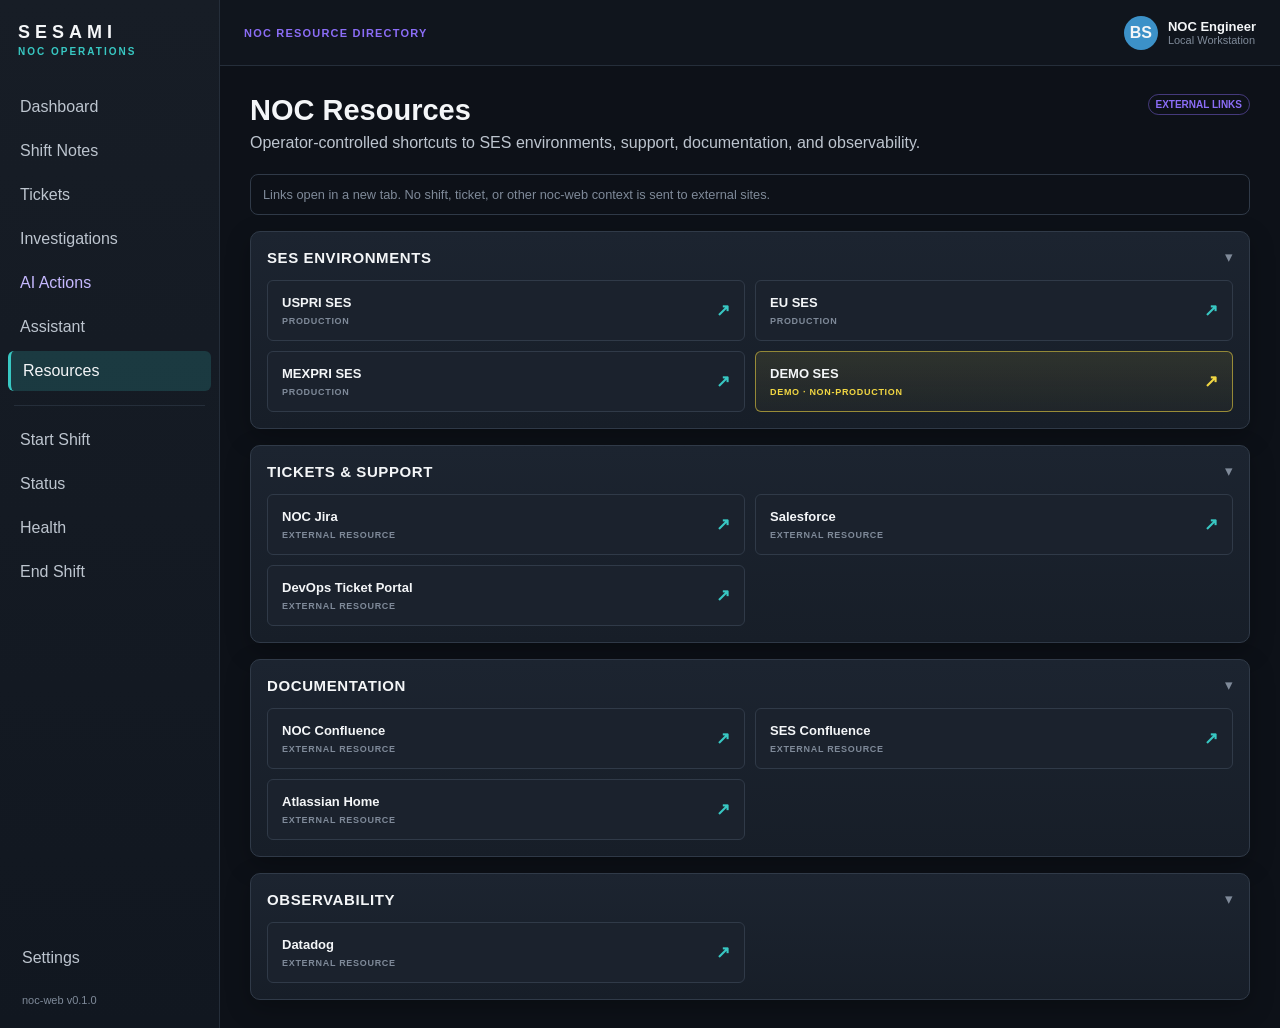
<file: frontend/resources.html>
<!DOCTYPE html>
<html lang="en">
<head>
    <meta charset="UTF-8">
    <meta name="viewport" content="width=device-width, initial-scale=1.0">
    <title>SES NOC Operations - Resources</title>
    <link rel="stylesheet" href="css/theme.css">
    <link rel="stylesheet" href="css/layout.css">
    <link rel="stylesheet" href="css/components.css">
</head>
<body>
    <div class="app-shell">
        <aside class="sidebar">
            <div class="brand">
                <div class="brand-name">SESAMI</div>
                <div class="brand-subtitle">NOC OPERATIONS</div>
            </div>
            <nav class="nav" aria-label="Main navigation">
                <a class="nav-item" href="index.html">Dashboard</a>
                <a class="nav-item" href="shift-notes.html">Shift Notes</a>
                <a class="nav-item" href="tickets.html">Tickets</a>
                <a class="nav-item" href="investigations.html">Investigations</a>
                <a class="nav-item ai" href="ai-actions.html">AI Actions</a>
                <a class="nav-item" href="assistant.html">Assistant</a>
                <a class="nav-item active" href="resources.html" aria-current="page">Resources</a>
                <div class="nav-divider"></div>
                <a class="nav-item" href="start-shift.html">Start Shift</a>
                <a class="nav-item" href="status.html">Status</a>
                <a class="nav-item" href="health.html">Health</a>
                <a class="nav-item" href="end-shift.html">End Shift</a>
            </nav>
            <div class="sidebar-bottom">
                <div class="nav-item">Settings</div>
                <div class="version">noc-web v0.1.0</div>
            </div>
        </aside>

        <main class="main">
            <header class="topbar">
                <div class="ai-page-label">NOC RESOURCE DIRECTORY</div>
                <div class="profile">
                    <div class="avatar">BS</div>
                    <div>
                        <div class="profile-name">NOC Engineer</div>
                        <div class="profile-subtitle">Local Workstation</div>
                    </div>
                </div>
            </header>

            <section class="content">
                <div class="page-header">
                    <div>
                        <h1>NOC Resources</h1>
                        <p>Operator-controlled shortcuts to SES environments, support, documentation, and observability.</p>
                    </div>
                    <span class="ai-badge">EXTERNAL LINKS</span>
                </div>

                <div class="workflow-bar resource-navigation-note" role="note">
                    <span class="workflow-read-only">
                        Links open in a new tab. No shift, ticket, or other noc-web context is sent to external sites.
                    </span>
                </div>

                <div id="resource-groups" class="resource-groups"></div>
            </section>
        </main>
    </div>

    <script type="module">
        import { RESOURCE_GROUPS } from "./js/resources.js";
        import { preserveSelectedShiftNavigation } from "./js/workflow-context.js";

        preserveSelectedShiftNavigation();

        const container = document.querySelector("#resource-groups");

        RESOURCE_GROUPS.forEach(group => {
            const section = document.createElement("details");
            section.className = "panel resource-group";
            section.open = true;

            const header = document.createElement("summary");
            header.className = "panel-header resource-group-summary";
            const title = document.createElement("h2");
            title.textContent = group.title;
            header.append(title);

            const grid = document.createElement("div");
            grid.className = "resource-grid";
            group.resources.forEach(resource => {
                const link = document.createElement("a");
                link.className = `resource-card${resource.environment === "demo" ? " resource-card-demo" : ""}`;
                link.href = resource.url;
                link.target = "_blank";
                link.rel = "noopener noreferrer";

                const details = document.createElement("span");
                details.className = "resource-card-details";
                const name = document.createElement("strong");
                name.textContent = resource.name;
                const type = document.createElement("span");
                type.className = "resource-environment-label";
                type.textContent = resource.environment === "demo"
                    ? "DEMO · NON-PRODUCTION"
                    : group.title === "SES ENVIRONMENTS"
                        ? "PRODUCTION"
                        : "EXTERNAL RESOURCE";
                details.append(name, type);

                const indicator = document.createElement("span");
                indicator.className = "resource-external-indicator";
                indicator.setAttribute("aria-label", "opens in a new tab");
                indicator.textContent = "↗";
                link.append(details, indicator);
                grid.append(link);
            });

            section.append(header, grid);
            container.append(section);
        });
    </script>
</body>
</html>
</file>
<file: frontend/css/theme.css>
:root {
    color-scheme: dark;

    --bg-main: #0d1118;
    --bg-header: #10151d;
    --bg-sidebar: #171d26;
    --bg-card: #1b222d;
    --bg-card-hover: #222b38;
    --bg-input: #151c25;

    --border: #303a48;
    --border-soft: #252e3a;

    --text-primary: #f4f6f8;
    --text-secondary: #bdc5cf;
    --text-muted: #7f8a99;

    --ses-teal: #38c8c3;
    --ses-teal-dark: #187f80;
    --ses-purple: #8b6df6;

    --success: #4bc96b;
    --warning: #f2d743;
    --danger: #ee625e;
    --neutral: #9ca6b3;

    --radius-sm: 6px;
    --radius-md: 10px;
    --radius-lg: 14px;

    --shadow-card: 0 8px 25px rgb(0 0 0 / 25%);
}

* {
    box-sizing: border-box;
}

body {
    margin: 0;
    background: var(--bg-main);
    color: var(--text-primary);
    font-family: "Segoe UI", Arial, sans-serif;
}

button,
input,
select,
textarea {
    font: inherit;
}

button {
    cursor: pointer;
}
</file>
<file: frontend/css/layout.css>
.app-shell {
    min-height: 100vh;
    display: grid;
    grid-template-columns: 220px 1fr;
}

.sidebar {
    min-height: 100vh;
    background:
        linear-gradient(180deg,
            #171d26 0%,
            #111720 100%);

    border-right: 1px solid var(--border-soft);

    display: flex;
    flex-direction: column;
}

.brand {
    padding: 22px 18px;
}

.brand-name {
    font-weight: 800;
    letter-spacing: 5px;
    font-size: 18px;
}

.brand-subtitle {
    color: var(--ses-teal);
    font-size: 10px;
    font-weight: 700;
    letter-spacing: 2px;
    margin-top: 3px;
}

.nav {
    padding: 8px;
}

.nav-item {
    display: block;

    color: var(--text-secondary);
    text-decoration: none;

    padding: 11px 12px;
    margin-bottom: 4px;

    border-radius: var(--radius-sm);

    transition:
        background 120ms ease,
        color 120ms ease;
}

.nav-item:hover {
    background: var(--bg-card-hover);
    color: var(--text-primary);
}

.nav-item.active {
    background:
        rgb(56 200 195 / 18%);

    color: var(--text-primary);

    border-left:
        3px solid var(--ses-teal);
}

.nav-item.ai {
    color: #c6b9ff;
}

.nav-divider {
    height: 1px;
    background: var(--border-soft);
    margin: 14px 6px;
}

.sidebar-bottom {
    margin-top: auto;
    padding: 10px;
}

.version {
    color: var(--text-muted);
    font-size: 11px;
    padding: 12px;
}

.main {
    min-width: 0;
}

.topbar {
    height: 66px;

    display: flex;
    align-items: center;
    justify-content: space-between;

    padding: 0 24px;

    background: var(--bg-header);

    border-bottom:
        1px solid var(--border-soft);
}

.search {
    width: 320px;
    max-width: 40vw;

    padding: 10px 13px;

    background: var(--bg-input);
    color: var(--text-primary);

    border:
        1px solid var(--border);

    border-radius:
        var(--radius-sm);
}

.profile {
    display: flex;
    align-items: center;
    gap: 10px;
}

.avatar {
    width: 34px;
    height: 34px;

    border-radius: 50%;

    background: #3c91c8;

    display: grid;
    place-items: center;

    font-weight: 700;
}

.profile-name {
    font-size: 13px;
    font-weight: 600;
}

.profile-subtitle {
    color: var(--text-muted);
    font-size: 11px;
}

.content {
    padding: 28px 30px;
}

.page-header {
    display: flex;
    justify-content: space-between;
    align-items: flex-start;

    margin-bottom: 22px;
}

.page-header h1 {
    margin: 0;
    font-size: 29px;
}

.page-header p {
    margin: 7px 0 0;
    color: var(--text-secondary);
}

.page-controls {
    display: flex;
    gap: 12px;
    align-items: center;
}

.date-control {
    background: var(--bg-card);
    color: var(--text-primary);

    border:
        1px solid var(--border);

    border-radius:
        var(--radius-sm);

    padding: 10px 12px;
}

.ready-badge {
    background: var(--success);
    color: #08140d;

    font-weight: 800;
    font-size: 12px;

    border-radius:
        var(--radius-sm);

    padding: 12px 18px;
}

.metrics {
    display: grid;

    grid-template-columns:
        repeat(4, minmax(0, 1fr));

    gap: 16px;

    margin-bottom: 16px;
}

.dashboard-grid {
    display: grid;
    grid-template-columns: 1.7fr 1fr;
    gap: 20px;

    margin-bottom: 16px;
}

.lower-grid {
    display: grid;
    grid-template-columns: 1fr 1.4fr;
    gap: 20px;

    margin-bottom: 16px;
}

.dashboard-actions-grid {
    grid-template-columns: repeat(3, minmax(0, 1fr));
}

.dependency-bar {
    display: flex;
    flex-wrap: wrap;
    gap: 24px;

    padding: 12px 15px;

    border:
        1px solid var(--border-soft);

    border-radius:
        var(--radius-md);

    background:
        var(--bg-secondary);

    color:
        var(--text-secondary);

    font-size: 12px;
}

@media (max-width: 1050px) {

    .metrics {
        grid-template-columns:
            repeat(2, 1fr);
    }

    .dashboard-grid,
    .lower-grid {
        grid-template-columns: 1fr;
    }
}

@media (max-width: 760px) {

    .app-shell {
        grid-template-columns: 1fr;
    }

    .sidebar {
        display: none;
    }

    .content {
        padding: 16px;
    }

    .page-header {
        flex-direction: column;
        gap: 15px;
    }

    .metrics {
        grid-template-columns: 1fr;
    }
}
</file>
<file: frontend/css/components.css>
.metric-card,
.panel {
    background:
        linear-gradient(180deg,
            #1c2430 0%,
            #171e28 100%);

    border:
        1px solid var(--border);

    border-radius:
        var(--radius-md);

    box-shadow:
        var(--shadow-card);
}

.metric-card {
    padding: 17px;
}

.metric-label {
    color:
        var(--text-secondary);

    font-size: 13px;
}

.metric-value {
    margin-top: 8px;

    font-size: 31px;
    font-weight: 750;
}

.metric-value.small {
    font-size: 21px;
}

.teal {
    color: var(--ses-teal);
}

.purple {
    color: var(--ses-purple);
}

.yellow {
    color: var(--warning);
}

.metric-subtitle {
    margin-top: 4px;
    color: var(--text-muted);
    font-size: 11px;
}

.panel {
    padding: 16px;
}

.panel-header {
    display: flex;
    align-items: center;
    justify-content: space-between;

    margin-bottom: 13px;
}

.panel-header h2 {
    margin: 0;
    font-size: 16px;
}

.panel-header a {
    color: var(--ses-teal);
    text-decoration: none;
    font-size: 12px;
}

table {
    width: 100%;
    border-collapse: collapse;
}

th {
    color: var(--text-muted);
    font-size: 11px;
    font-weight: 600;
    text-align: left;

    padding: 9px 8px;

    border-bottom:
        1px solid var(--border);
}

td {
    padding: 10px 8px;

    border-bottom:
        1px solid var(--border-soft);

    font-size: 12px;
}

.status {
    display: inline-flex;

    padding: 4px 7px;

    border-radius: 999px;

    font-size: 10px;
    font-weight: 700;
}

.status-red {
    background:
        rgb(238 98 94 / 18%);

    color: #ff827e;
}

.status-blue {
    background:
        rgb(56 145 200 / 18%);

    color: #6bc4ff;
}

.warning-text {
    color: var(--warning);
}

.activity-row {
    display: grid;
    grid-template-columns: 55px 1fr;
    gap: 10px;

    padding: 8px 0;

    border-bottom:
        1px solid var(--border-soft);

    color:
        var(--text-secondary);

    font-size: 12px;
}

.activity-time {
    color: var(--text-muted);
}

.ai-badge {
    color: var(--ses-purple);

    font-size: 10px;
    font-weight: 800;

    border:
        1px solid rgb(139 109 246 / 45%);

    border-radius: 999px;

    padding: 4px 7px;
}

.ai-insight {
    display: grid;
    gap: 9px;

    margin-bottom: 14px;
}

.insight-row {
    display: flex;
    gap: 10px;

    padding: 9px;

    background:
        var(--bg-secondary);

    border-radius:
        var(--radius-sm);
}

.insight-row p {
    margin: 3px 0 0;

    color:
        var(--text-secondary);

    font-size: 11px;
}

.warning {
    color: var(--warning);
}

.purple-insight {
    color: var(--ses-purple);
}

.button {
    display: inline-flex;

    align-items: center;
    justify-content: center;

    padding: 10px 13px;

    border:
        1px solid var(--border);

    border-radius:
        var(--radius-sm);

    background:
        var(--bg-card-hover);

    color:
        var(--text-primary);

    text-decoration: none;

    font-weight: 600;
    font-size: 12px;
}

.button:hover {
    filter: brightness(1.12);
}

.button.primary {
    background: var(--ses-teal);
    border-color: var(--ses-teal);

    color: #071414;
}

.purple-button {
    background:
        rgb(139 109 246 / 22%);

    border-color:
        rgb(139 109 246 / 60%);

    color: #d6cdff;
}

.quick-actions {
    display: flex;
    flex-wrap: wrap;
    gap: 9px;
}

.dot {
    display: inline-block;

    width: 8px;
    height: 8px;

    margin-right: 5px;

    border-radius: 50%;
}

.green-dot {
    background: var(--success);

    box-shadow:
        0 0 7px rgb(75 201 107 / 55%);
}

/* Ticket rows that require NOC review */
.ticket-review {
    background: rgb(242 215 67 / 6%);
}

.ticket-review td:first-child {
    border-left: 3px solid var(--warning);
}

.ticket-review:hover {
    background: rgb(242 215 67 / 10%);
}

.ticket-toolbar {
    display: flex;
    align-items: center;
    flex-wrap: wrap;
    gap: 10px;

    margin-bottom: 16px;
}

.filter-control {
    min-width: 150px;

    padding: 9px 11px;

    background: var(--bg-input);
    color: var(--text-primary);

    border:
        1px solid var(--border);

    border-radius:
        var(--radius-sm);
}

.review-filter {
    display: flex;
    align-items: center;
    gap: 7px;

    color:
        var(--text-secondary);

    font-size: 12px;
}

.toolbar-spacer {
    flex: 1;
}

.ticket-layout {
    display: grid;

    grid-template-columns:
        minmax(0, 1.65fr) minmax(300px, 0.85fr);

    gap: 20px;
}

.ticket-table-wrap {
    overflow-x: auto;
}

.ticket-table {
    min-width: 750px;
}

.selectable-row {
    cursor: pointer;

    transition:
        background 120ms ease;
}

.selectable-row:hover {
    background:
        rgb(56 200 195 / 6%);
}

.selected-row {
    background:
        rgb(56 200 195 / 10%);
}

.selected-row td:first-child {
    border-left:
        3px solid var(--ses-teal);
}

.count-badge {
    color: var(--text-muted);

    font-size: 11px;

    border:
        1px solid var(--border);

    border-radius: 999px;

    padding: 4px 8px;
}

.ticket-details {
    min-height: 430px;
}

.details-empty {
    min-height: 390px;

    display: flex;
    flex-direction: column;
    align-items: center;
    justify-content: center;

    text-align: center;

    color: var(--text-muted);
}

.details-empty-icon {
    color: var(--ses-teal);

    font-size: 32px;

    margin-bottom: 10px;
}

.details-empty h2 {
    margin: 0 0 8px;

    color: var(--text-primary);
}

.details-empty p {
    max-width: 280px;

    margin: 0;

    line-height: 1.5;
}

.hidden {
    display: none !important;
}

.ticket-title-row {
    display: flex;
    justify-content: space-between;
    gap: 15px;

    margin-bottom: 20px;
}

.detail-ticket-id {
    color: var(--ses-teal);

    font-size: 12px;
    font-weight: 800;

    margin-bottom: 4px;
}

.detail-summary {
    margin: 0;

    font-size: 17px;
    line-height: 1.4;
}

.ownership-section {
    margin-top: 18px;

    border-top:
        1px solid var(--border-soft);

    padding-top: 15px;
}

.ownership-heading {
    margin-bottom: 12px;

    font-size: 10px;
    font-weight: 900;

    letter-spacing: 1.3px;
}

.jira-heading {
    color: var(--ses-teal);
}

.noc-heading {
    color: var(--success);
}

.details-grid {
    display: grid;

    grid-template-columns:
        repeat(2, minmax(0, 1fr));

    gap: 12px;
}

.detail-field {
    background: var(--bg-secondary);

    border:
        1px solid var(--border-soft);

    border-radius:
        var(--radius-sm);

    padding: 10px;
}

.detail-field.full {
    grid-column: 1 / -1;
}

.detail-field label {
    display: block;

    color:
        var(--text-muted);

    font-size: 10px;

    margin-bottom: 5px;
}

.detail-field div {
    color:
        var(--text-primary);

    font-size: 12px;

    line-height: 1.45;
}

.ticket-actions {
    display: flex;
    flex-wrap: wrap;
    gap: 8px;

    margin-top: 18px;
}

.danger-outline {
    border-color:
        rgb(238 98 94 / 55%);

    color: #ff8985;

    background:
        rgb(238 98 94 / 7%);
}

@media (max-width: 1100px) {

    .ticket-layout {
        grid-template-columns: 1fr;
    }

    .ticket-details {
        min-height: auto;
    }
}

.notes-summary {
    display: flex;
    flex-wrap: wrap;
    gap: 12px;

    margin-bottom: 18px;
}

.notes-summary-item {
    min-width: 150px;

    display: flex;
    flex-direction: column;
    gap: 4px;

    padding: 10px 13px;

    background: var(--bg-card);

    border: 1px solid var(--border);

    border-radius: var(--radius-sm);
}

.summary-label {
    color: var(--text-muted);
    font-size: 10px;
    text-transform: uppercase;
    letter-spacing: 0.7px;
}

.notes-summary-item strong {
    font-size: 12px;
}

.notes-container {
    display: grid;
    gap: 14px;
}

.note-section {
    padding: 0;
    overflow: hidden;
}

.note-section-header {
    display: flex;
    align-items: center;
    justify-content: space-between;

    padding: 13px 16px;

    background:
        rgb(56 200 195 / 5%);

    border-bottom:
        1px solid var(--border-soft);
}

.note-section-header h2 {
    margin: 0;

    font-size: 14px;
}

.note-entry {
    display: grid;
    grid-template-columns: 70px 1fr;
    gap: 12px;

    padding: 11px 16px;

    border-bottom:
        1px solid var(--border-soft);
}

.note-entry:last-child {
    border-bottom: 0;
}

.note-time {
    color: var(--ses-teal);

    font-size: 11px;
    font-weight: 700;
}

.note-body {
    color: var(--text-secondary);

    font-size: 12px;
    line-height: 1.5;
}

.notes-empty {
    padding: 17px 16px;

    color: var(--text-muted);

    font-size: 12px;

    font-style: italic;
}

.modal-backdrop {
    position: fixed;
    inset: 0;

    z-index: 100;

    display: grid;
    place-items: center;

    padding: 20px;

    background:
        rgb(0 0 0 / 65%);
}

.modal-card {
    width: min(560px, 100%);

    background:
        var(--bg-card);

    border:
        1px solid var(--border);

    border-radius:
        var(--radius-lg);

    box-shadow:
        0 18px 60px rgb(0 0 0 / 45%);

    padding: 20px;
}

.modal-header {
    display: flex;
    justify-content: space-between;
    gap: 15px;

    margin-bottom: 20px;
}

.modal-header h2 {
    margin: 0;

    font-size: 19px;
}

.modal-header p {
    margin: 5px 0 0;

    color: var(--text-secondary);

    font-size: 12px;
}

.modal-close {
    width: 32px;
    height: 32px;

    border: 0;

    background: transparent;

    color: var(--text-muted);

    font-size: 24px;

    border-radius:
        var(--radius-sm);
}

.modal-close:hover {
    background:
        var(--bg-card-hover);

    color:
        var(--text-primary);
}

.form-label {
    display: block;

    margin:
        14px 0 7px;

    color:
        var(--text-secondary);

    font-size: 11px;
    font-weight: 700;
}

.form-control {
    width: 100%;

    padding: 10px 11px;

    background:
        var(--bg-input);

    color:
        var(--text-primary);

    border:
        1px solid var(--border);

    border-radius:
        var(--radius-sm);
}

.note-textarea {
    resize: vertical;

    min-height: 120px;
}

.modal-actions {
    display: flex;
    justify-content: flex-end;
    gap: 9px;

    margin-top: 20px;
}

@media (max-width: 650px) {

    .note-entry {
        grid-template-columns: 1fr;
        gap: 5px;
    }

    .notes-summary {
        display: grid;
        grid-template-columns: 1fr;
    }
}

.investigation-layout {
    display: grid;

    grid-template-columns:
        minmax(300px, 0.8fr) minmax(0, 1.5fr);

    gap: 20px;
}

.investigation-list-panel,
.investigation-details {
    min-height: 610px;
}

.investigation-list {
    display: grid;
    gap: 10px;
}

.investigation-card {
    width: 100%;

    text-align: left;

    padding: 14px;

    background:
        var(--bg-secondary);

    color:
        var(--text-primary);

    border:
        1px solid var(--border-soft);

    border-radius:
        var(--radius-sm);

    cursor: pointer;

    transition:
        background 120ms ease,
        border-color 120ms ease;
}

.investigation-card:hover {
    background:
        var(--bg-card-hover);

    border-color:
        var(--border);
}

.selected-investigation {
    border-color:
        var(--ses-teal);

    background:
        rgb(56 200 195 / 7%);
}

.investigation-card-top {
    display: flex;
    justify-content: space-between;
    gap: 12px;
}

.investigation-card-title {
    font-size: 13px;
    font-weight: 700;

    margin-bottom: 5px;
}

.investigation-card-name {
    color:
        var(--text-muted);

    font-size: 10px;
}

.investigation-card-meta {
    margin-top: 12px;

    color:
        var(--text-secondary);

    font-size: 10px;
}

.ready-outline {
    display: inline-flex;
    align-items: center;

    height: fit-content;

    padding: 4px 7px;

    color: var(--success);

    border:
        1px solid rgb(75 201 107 / 45%);

    border-radius: 999px;

    font-size: 9px;
    font-weight: 800;
}

.investigation-detail-header {
    display: flex;
    justify-content: space-between;
    gap: 15px;

    margin-bottom: 14px;
}

.investigation-detail-header h2 {
    margin: 4px 0 0;

    font-size: 18px;
}

.investigation-meta {
    display: grid;

    grid-template-columns:
        repeat(2, minmax(0, 1fr));

    gap: 10px;

    margin-bottom: 18px;
}

.investigation-meta div {
    padding: 10px;

    background:
        var(--bg-secondary);

    border:
        1px solid var(--border-soft);

    border-radius:
        var(--radius-sm);
}

.investigation-meta label {
    display: block;

    margin-bottom: 5px;

    color:
        var(--text-muted);

    font-size: 9px;

    text-transform: uppercase;
    letter-spacing: 0.7px;
}

.investigation-meta span {
    font-size: 11px;
}

.investigation-section {
    padding: 14px 0;

    border-top:
        1px solid var(--border-soft);
}

.investigation-section h3 {
    margin: 0 0 7px;

    color:
        var(--ses-teal);

    font-size: 11px;

    text-transform: uppercase;
    letter-spacing: 0.8px;
}

.investigation-section p {
    margin: 0;

    color:
        var(--text-secondary);

    font-size: 12px;
    line-height: 1.6;
}

.investigation-create-panel .form-group {
    margin: 12px 0;
}

.investigation-create-panel .form-label {
    margin-top: 0;
}

.investigation-create-controls {
    flex-wrap: wrap;
}

.investigation-advisory-content {
    max-height: 360px;
    overflow: auto;
    white-space: pre-wrap;
    overflow-wrap: anywhere;
    color: var(--text-secondary);
    font: inherit;
    font-size: 12px;
    line-height: 1.6;
}

.investigation-warning {
    margin-top: 17px;

    padding: 12px;

    background:
        rgb(242 215 67 / 7%);

    border:
        1px solid rgb(242 215 67 / 25%);

    border-radius:
        var(--radius-sm);
}

.investigation-warning strong {
    color:
        var(--warning);

    font-size: 11px;
}

.investigation-warning p {
    margin: 5px 0 0;

    color:
        var(--text-secondary);

    font-size: 11px;
    line-height: 1.5;
}

@media (max-width: 1000px) {

    .investigation-layout {
        grid-template-columns: 1fr;
    }

    .investigation-list-panel,
    .investigation-details {
        min-height: auto;
    }
}

.ai-page-label {
    color: var(--ses-purple);

    font-size: 11px;
    font-weight: 800;

    letter-spacing: 1.2px;
}

.ai-context-grid {
    display: grid;

    grid-template-columns:
        repeat(4, minmax(0, 1fr));

    gap: 14px;

    margin-bottom: 20px;
}

.ai-context-card {
    display: flex;
    align-items: center;
    gap: 12px;

    padding: 15px;
}

.ai-context-status {
    width: 31px;
    height: 31px;

    display: grid;
    place-items: center;

    flex: 0 0 auto;

    border-radius: 50%;

    background:
        var(--bg-secondary);

    font-weight: 900;
}

.ai-context-status.success {
    color: var(--success);

    border:
        1px solid rgb(75 201 107 / 35%);
}

.ai-context-status.warning-text {
    color: var(--warning);

    border:
        1px solid rgb(242 215 67 / 35%);
}

.ai-context-label {
    color: var(--text-muted);

    font-size: 10px;

    text-transform: uppercase;
    letter-spacing: 0.6px;
}

.ai-context-value {
    margin-top: 4px;

    color: var(--text-primary);

    font-size: 13px;
    font-weight: 700;
}

.ai-layout {
    display: grid;

    grid-template-columns:
        minmax(0, 1.2fr) minmax(320px, 0.8fr);

    gap: 20px;

    margin-bottom: 18px;
}

.ai-action-list {
    display: grid;

    grid-template-columns:
        repeat(2, minmax(0, 1fr));

    gap: 11px;
}

.ai-action-card {
    display: flex;
    align-items: flex-start;
    gap: 12px;

    width: 100%;

    text-align: left;

    padding: 15px;

    color: var(--text-primary);

    background:
        linear-gradient(180deg,
            rgb(139 109 246 / 10%),
            rgb(139 109 246 / 4%));

    border:
        1px solid rgb(139 109 246 / 28%);

    border-radius:
        var(--radius-md);

    cursor: pointer;

    transition:
        background 120ms ease,
        border-color 120ms ease,
        transform 120ms ease;
}

.ai-action-card:hover {
    background:
        rgb(139 109 246 / 14%);

    border-color:
        rgb(139 109 246 / 55%);

    transform:
        translateY(-1px);
}

.ai-action-icon {
    color: var(--ses-purple);

    font-size: 16px;
}

.ai-action-card strong {
    font-size: 13px;
}

.ai-action-card p {
    margin: 6px 0 0;

    color:
        var(--text-secondary);

    font-size: 11px;
    line-height: 1.5;
}

.ai-report-list {
    display: grid;
    gap: 8px;
}

.ai-report-row {
    width: 100%;

    display: flex;
    justify-content: space-between;
    align-items: center;
    gap: 12px;

    padding: 12px;

    text-align: left;

    color: var(--text-primary);

    background:
        var(--bg-secondary);

    border:
        1px solid var(--border-soft);

    border-radius:
        var(--radius-sm);

    cursor: pointer;
}

.ai-report-row:hover {
    border-color:
        rgb(139 109 246 / 45%);

    background:
        rgb(139 109 246 / 7%);
}

.ai-report-row strong {
    display: block;

    font-size: 12px;
}

.ai-report-row span {
    display: block;

    margin-top: 4px;

    color:
        var(--text-muted);

    font-size: 10px;
}

.ai-report-row .report-state {
    color: var(--ses-purple);

    font-size: 10px;
    font-weight: 700;
}

.ai-safety-notice {
    display: flex;
    gap: 12px;

    padding: 14px 16px;

    background:
        rgb(139 109 246 / 7%);

    border:
        1px solid rgb(139 109 246 / 25%);

    border-radius:
        var(--radius-md);
}

.ai-safety-icon {
    color: var(--ses-purple);
}

.ai-safety-notice strong {
    color: #d6cdff;

    font-size: 12px;
}

.ai-safety-notice p {
    margin: 4px 0 0;

    color:
        var(--text-secondary);

    font-size: 11px;
    line-height: 1.5;
}

.workflow-bar {
    display: flex;
    flex-wrap: wrap;
    align-items: center;
    gap: 8px;
    margin-bottom: 18px;
    padding: 10px 12px;
    border: 1px solid var(--border-soft);
    border-radius: var(--radius-md);
    background: var(--bg-secondary);
}

.workflow-context,
.workflow-read-only {
    color: var(--text-secondary);
    font-size: 11px;
}

.workflow-step,
.workflow-next {
    color: var(--text-secondary);
    font-size: 11px;
    text-decoration: none;
}

.workflow-step-active,
.workflow-next {
    color: var(--ses-purple);
    font-weight: 700;
}

.workflow-next {
    margin-left: auto;
}

.workflow-state {
    margin: 8px 0;
    padding: 10px 12px;
    border-left: 3px solid var(--text-muted);
    background: var(--bg-secondary);
    color: var(--text-secondary);
    font-size: 12px;
}

.workflow-state-current,
.workflow-state-read-only {
    border-left-color: var(--success);
}

.workflow-state-stale,
.workflow-state-unavailable {
    border-left-color: var(--warning);
}

.workflow-state-error {
    border-left-color: var(--danger);
}

@media (max-width: 1050px) {

    .ai-context-grid {
        grid-template-columns:
            repeat(2, 1fr);
    }

    .ai-layout {
        grid-template-columns: 1fr;
    }
}

@media (max-width: 700px) {

    .ai-context-grid,
    .ai-action-list {
        grid-template-columns: 1fr;
    }
}

.ai-report-modal {
    width: min(680px, 100%);
}

.ai-report-kicker {
    margin-bottom: 5px;

    color: var(--ses-purple);

    font-size: 9px;
    font-weight: 900;

    letter-spacing: 1.2px;
}

.ai-report-content {
    display: grid;

    gap: 9px;

    max-height: 55vh;

    overflow-y: auto;
}

.ai-report-item {
    padding: 12px 13px;

    background:
        rgb(139 109 246 / 6%);

    border:
        1px solid rgb(139 109 246 / 18%);

    border-radius:
        var(--radius-sm);
}

.ai-report-item strong {
    color: #d6cdff;

    font-size: 12px;
}

.ai-report-item p {
    margin: 5px 0 0;

    color:
        var(--text-secondary);

    font-size: 11px;
    line-height: 1.55;
}

.ai-action-state {
    display: inline-flex;

    margin-top: 10px;

    padding: 4px 8px;

    border-radius: 999px;

    background:
        rgb(139 109 246 / 8%);

    border:
        1px solid rgb(139 109 246 / 25%);

    color:
        #b9aaff;

    font-size: 9px;
    font-weight: 800;

    text-transform: uppercase;
    letter-spacing: 0.5px;
}


.ai-action-card.is-running {
    border-color:
        rgb(242 215 67 / 45%);

    background:
        rgb(242 215 67 / 5%);
}


.ai-action-card.is-running .ai-action-state {
    color:
        var(--warning);

    border-color:
        rgb(242 215 67 / 35%);
}


.ai-action-card.is-complete {
    border-color:
        rgb(75 201 107 / 40%);

    background:
        rgb(75 201 107 / 5%);
}


.ai-action-card.is-complete .ai-action-state {
    color:
        var(--success);

    border-color:
        rgb(75 201 107 / 35%);
}

.end-shift-label {
    color: var(--ses-teal);

    font-size: 11px;
    font-weight: 800;

    letter-spacing: 1.2px;
}

.end-ready-badge {
    padding: 7px 10px;

    color: var(--success);

    background:
        rgb(75 201 107 / 7%);

    border:
        1px solid rgb(75 201 107 / 30%);

    border-radius: 999px;

    font-size: 9px;
    font-weight: 900;

    letter-spacing: 0.6px;
}

.end-shift-layout {
    display: grid;

    grid-template-columns:
        minmax(0, 1.35fr) minmax(320px, 0.65fr);

    gap: 20px;
}

.readiness-list {
    display: grid;
    gap: 9px;
}

.readiness-row {
    display: grid;

    grid-template-columns:
        36px 1fr auto;

    align-items: center;

    gap: 12px;

    padding: 13px;

    background:
        var(--bg-secondary);

    border:
        1px solid var(--border-soft);

    border-radius:
        var(--radius-sm);
}

.readiness-icon {
    width: 30px;
    height: 30px;

    display: grid;
    place-items: center;

    border-radius: 50%;

    font-weight: 900;
}

.readiness-icon.success {
    color: var(--success);

    background:
        rgb(75 201 107 / 7%);

    border:
        1px solid rgb(75 201 107 / 30%);
}

.readiness-copy strong {
    font-size: 12px;
}

.readiness-copy p {
    margin: 4px 0 0;

    color:
        var(--text-secondary);

    font-size: 10px;
    line-height: 1.45;
}

.readiness-state {
    font-size: 9px;
    font-weight: 900;

    letter-spacing: 0.5px;
}

.success-text {
    color: var(--success);
}

.handover-status-panel {
    display: flex;
    flex-direction: column;

    min-height: 510px;
}

.handover-pending-badge {
    padding: 4px 8px;

    color: var(--warning);

    background:
        rgb(242 215 67 / 6%);

    border:
        1px solid rgb(242 215 67 / 28%);

    border-radius: 999px;

    font-size: 9px;
    font-weight: 900;
}

.handover-empty-state {
    flex: 1;

    display: flex;
    flex-direction: column;

    align-items: center;
    justify-content: center;

    text-align: center;

    padding: 28px 20px;
}

.handover-icon {
    color: var(--warning);

    font-size: 36px;

    margin-bottom: 8px;
}

.handover-empty-state h3 {
    margin: 0 0 8px;

    font-size: 16px;
}

.handover-empty-state p {
    max-width: 310px;

    margin: 0 0 18px;

    color:
        var(--text-secondary);

    font-size: 11px;
    line-height: 1.55;
}

.generate-handover {
    min-width: 170px;
}

.handover-safety-note {
    padding: 12px;

    background:
        rgb(56 200 195 / 5%);

    border:
        1px solid rgb(56 200 195 / 18%);

    border-radius:
        var(--radius-sm);
}

.handover-safety-note strong {
    color: var(--ses-teal);

    font-size: 10px;
}

.handover-safety-note p {
    margin: 4px 0 0;

    color:
        var(--text-secondary);

    font-size: 10px;
    line-height: 1.45;
}

@media (max-width: 1000px) {

    .end-shift-layout {
        grid-template-columns: 1fr;
    }

    .handover-status-panel {
        min-height: 400px;
    }
}

.handover-preview {
    display: grid;
    gap: 14px;
}

.handover-preview-header {
    padding-bottom: 12px;

    border-bottom:
        1px solid var(--border-soft);
}

.handover-preview-header h3 {
    margin: 6px 0 2px;

    font-size: 16px;
}

.handover-preview-header p {
    margin: 0;

    color: var(--text-muted);

    font-size: 10px;
}

.handover-preview-content {
    max-height: 340px;

    overflow-y: auto;

    padding: 13px;

    background:
        var(--bg-secondary);

    border:
        1px solid var(--border-soft);

    border-radius:
        var(--radius-sm);
}

.handover-preview-content h4 {
    margin: 14px 0 5px;

    color: var(--ses-teal);

    font-size: 10px;

    text-transform: uppercase;
    letter-spacing: 0.6px;
}

.handover-preview-content h4:first-child {
    margin-top: 0;
}

.handover-preview-content p {
    margin: 0;

    color: var(--text-secondary);

    font-size: 11px;
    line-height: 1.55;
}

.handover-preview-actions {
    display: flex;
    justify-content: flex-end;
    gap: 8px;
}

.delivery-options {
    display: grid;
    gap: 9px;
}

.delivery-option {
    display: flex;
    align-items: flex-start;
    gap: 11px;

    padding: 12px;

    background: var(--bg-secondary);

    border:
        1px solid var(--border-soft);

    border-radius:
        var(--radius-sm);

    cursor: pointer;
}

.delivery-option:hover {
    border-color:
        rgb(56 200 195 / 35%);
}

.delivery-option input {
    margin-top: 3px;

    accent-color:
        var(--ses-teal);
}

.delivery-option strong {
    font-size: 12px;
}

.delivery-option p {
    margin: 4px 0 0;

    color:
        var(--text-secondary);

    font-size: 10px;
    line-height: 1.45;
}

.recipient-field {
    margin-top: 15px;
}

.email-preview-modal {
    width: min(760px, 100%);
}

.email-preview-kicker {
    margin-bottom: 5px;

    color: var(--ses-teal);

    font-size: 9px;
    font-weight: 900;

    letter-spacing: 1.1px;
}

.email-preview-metadata {
    display: grid;
    gap: 8px;

    margin-bottom: 14px;
}

.email-preview-metadata div {
    padding: 10px 12px;

    background:
        var(--bg-secondary);

    border:
        1px solid var(--border-soft);

    border-radius:
        var(--radius-sm);
}

.email-preview-metadata label {
    display: block;

    margin-bottom: 4px;

    color: var(--text-muted);

    font-size: 9px;

    text-transform: uppercase;
    letter-spacing: 0.6px;
}

.email-preview-metadata span {
    color: var(--text-primary);

    font-size: 11px;
}

.email-preview-body {
    max-height: 360px;

    overflow-y: auto;

    padding: 15px;

    background:
        var(--bg-secondary);

    border:
        1px solid var(--border-soft);

    border-radius:
        var(--radius-sm);
}

.email-preview-body h3 {
    margin: 0;

    font-size: 16px;
}

.email-preview-date {
    margin: 3px 0 16px !important;

    color: var(--text-muted) !important;

    font-size: 10px !important;
}

.email-preview-body h4 {
    margin: 14px 0 5px;

    color: var(--ses-teal);

    font-size: 10px;

    text-transform: uppercase;
    letter-spacing: 0.6px;
}

.email-preview-body p {
    margin: 0;

    color: var(--text-secondary);

    font-size: 11px;
    line-height: 1.55;
}

.email-preview-warning {
    margin-top: 12px;

    padding: 11px 12px;

    background:
        rgb(242 215 67 / 6%);

    border:
        1px solid rgb(242 215 67 / 24%);

    border-radius:
        var(--radius-sm);
}

.email-preview-warning strong {
    color: var(--warning);

    font-size: 10px;
}

.email-preview-warning p {
    margin: 4px 0 0;

    color: var(--text-secondary);

    font-size: 10px;
}

#jira-create-modal .modal-card {
    width: min(680px, calc(100vw - 32px));
    max-height: calc(100vh - 48px);
    overflow-y: auto;
    overscroll-behavior: contain;
}

#jira-create-form {
    display: flex;
    flex-direction: column;
    gap: 12px;
}

#jira-create-form h3 {
    margin-top: 12px;
    margin-bottom: 0;
}

#jira-create-form .modal-actions {
    position: sticky;
    bottom: 0;
    background: var(--surface, #18212b);
    padding-top: 12px;
    padding-bottom: 4px;
    z-index: 2;
}

.jira-preview-modal {
    width: min(760px, calc(100vw - 32px));
    max-height: calc(100vh - 48px);
    overflow-y: auto;
}

.jira-preview-description {
    white-space: pre-wrap;

    max-height: 420px;
    overflow-y: auto;

    padding: 15px;

    color: var(--text-secondary);
    background: var(--bg-secondary);

    border: 1px solid var(--border-soft);
    border-radius: var(--radius-sm);

    font-size: 12px;
    line-height: 1.6;
}

.muted-text {
    color: var(--text-muted);
    font-size: 11px;
}
/* Shared, non-mutating workflow context and source-state presentation. */
.workflow-bar {
    display: flex;
    align-items: center;
    flex-wrap: wrap;
    gap: 0.5rem;
    margin-bottom: 1.25rem;
    padding: 0.75rem;
    border: 1px solid var(--border, #334155);
    border-radius: 0.5rem;
}

.workflow-context,
.workflow-read-only {
    font-size: 0.8rem;
    color: var(--text-muted, #94a3b8);
}

.workflow-step {
    padding: 0.35rem 0.55rem;
    border-radius: 0.3rem;
    color: inherit;
    text-decoration: none;
}

.workflow-step-active {
    background: var(--primary, #0f766e);
    color: white;
}

.workflow-next {
    margin-left: auto;
    color: var(--primary, #0f766e);
    font-weight: 600;
}

.workflow-nav-redundant {
    display: none;
}

.workflow-state {
    width: 100%;
    padding: 0.7rem;
    border-left: 3px solid var(--warning, #eab308);
}

.workflow-state-current { border-color: var(--success, #14b8a6); }
.workflow-state-stale { border-color: var(--warning, #eab308); }
.workflow-state-unavailable,
.workflow-state-error { border-color: var(--danger, #ef4444); }
.workflow-state-read-only { border-color: var(--primary, #0f766e); }
/* Bounded assistant content uses the same dark, advisory panels as AI Actions. */
.assistant-page-controls {
    flex-wrap: wrap;
}

.assistant-interaction {
    margin-bottom: 16px;
}

.assistant-intro {
    margin: 0 0 14px;
    color: var(--text-secondary);
    font-size: 13px;
}

.assistant-question-input {
    min-height: 150px;
    line-height: 1.55;
}

.assistant-question-help {
    display: block;
    margin-top: 6px;
    color: var(--text-muted);
    font-size: 11px;
}

.assistant-disclosure {
    margin: 16px 0 12px;
    padding: 12px 14px;
    border: 1px solid var(--border-soft);
    border-radius: var(--radius-sm);
    background: var(--bg-secondary);
    color: var(--text-secondary);
    font-size: 12px;
    line-height: 1.55;
}

.assistant-provider-acknowledgement {
    display: flex;
    align-items: flex-start;
    gap: 9px;
    margin: 12px 0 16px;
    color: var(--text-secondary);
    font-size: 12px;
}

.assistant-provider-acknowledgement input {
    margin: 2px 0 0;
    accent-color: var(--ses-teal);
}

.assistant-submit:disabled {
    cursor: not-allowed;
    opacity: 0.55;
}

.assistant-shift-guidance {
    padding: 12px 14px;
    border: 1px solid var(--border-soft);
    border-left: 3px solid var(--warning);
    border-radius: var(--radius-sm);
    background: var(--bg-secondary);
    color: var(--text-secondary);
}

.assistant-shift-guidance a,
.assistant-result a {
    color: var(--ses-teal);
}

.assistant-result {
    display: grid;
    gap: 12px;
    min-width: 0;
    margin: 16px 0;
}

.assistant-result section {
    min-width: 0;
    margin: 0;
    padding: 14px;
    border: 1px solid var(--border-soft);
    border-radius: var(--radius-sm);
    background: var(--bg-secondary);
    overflow-wrap: anywhere;
}

.assistant-result section h2 {
    margin: 0 0 9px;
    font-size: 14px;
}

.assistant-result section ul {
    margin: 0;
    padding-left: 20px;
    color: var(--text-secondary);
    font-size: 12px;
    line-height: 1.6;
}

.assistant-result section p {
    margin: 0;
    color: var(--text-secondary);
    font-size: 12px;
    line-height: 1.55;
}

.assistant-provider-provenance {
    display: grid;
    grid-template-columns: repeat(3, minmax(0, 1fr));
    gap: 10px;
}

.assistant-provider-detail {
    display: grid;
    align-content: start;
    gap: 7px;
    min-width: 0;
    padding: 12px;
    border: 1px solid var(--border-soft);
    border-radius: var(--radius-sm);
    background: var(--bg-card);
}

.assistant-provider-label {
    color: var(--text-muted);
    font-size: 10px;
    font-weight: 800;
    letter-spacing: 0.8px;
}

.assistant-provider-detail strong {
    overflow-wrap: anywhere;
    color: var(--text-primary);
    font-size: 13px;
}

.assistant-provider-status[data-status="success"] strong {
    color: var(--success);
}

.assistant-provider-status[data-status="unavailable"] strong,
.assistant-provider-status[data-status="invalid"] strong {
    color: var(--danger);
}

.assistant-provider-status[data-status="timeout"] strong {
    color: var(--warning);
}

.assistant-provider-status[data-status="not-invoked"] strong {
    color: var(--text-muted);
}

.assistant-limitation {
    color: var(--danger);
}

.assistant-result section.assistant-limitation {
    color: var(--text-secondary);
}

.resource-groups {
    display: grid;
    gap: 16px;
}

.resource-group {
    min-width: 0;
}

.resource-group .panel-header {
    margin-bottom: 0;
}

.resource-group .resource-group-summary {
    cursor: pointer;
    list-style: none;
}

.resource-group .resource-group-summary::-webkit-details-marker {
    display: none;
}

.resource-group[open] .resource-group-summary {
    margin-bottom: 14px;
}

.resource-group-summary::after {
    color: var(--text-muted);
    content: "▾";
    flex: 0 0 auto;
    font-size: 15px;
}

.resource-group:not([open]) .resource-group-summary::after {
    content: "▸";
}

.resource-group-summary:focus-visible {
    border-radius: var(--radius-sm);
    outline: 2px solid var(--ses-teal);
    outline-offset: 3px;
}

.resource-group .panel-header h2 {
    font-size: 15px;
    letter-spacing: 0.6px;
}

.resource-grid {
    display: grid;
    grid-template-columns: repeat(2, minmax(0, 1fr));
    gap: 10px;
}

.resource-card {
    display: flex;
    align-items: center;
    justify-content: space-between;
    gap: 12px;
    min-width: 0;
    padding: 14px;
    border: 1px solid var(--border);
    border-radius: var(--radius-sm);
    background: var(--bg-card);
    color: var(--text-primary);
    text-decoration: none;
    transition: background 120ms ease, border-color 120ms ease, transform 120ms ease;
}

.resource-card:hover {
    border-color: var(--ses-teal-dark);
    background: var(--bg-card-hover);
    transform: translateY(-1px);
}

.resource-card-demo {
    border-color: rgb(242 215 67 / 55%);
    background: linear-gradient(180deg, rgb(242 215 67 / 10%), rgb(242 215 67 / 4%));
}

.resource-card-demo:hover {
    border-color: var(--warning);
    background: linear-gradient(180deg, rgb(242 215 67 / 16%), rgb(242 215 67 / 7%));
}

.resource-card-details {
    display: grid;
    gap: 6px;
    min-width: 0;
}

.resource-card-details strong {
    overflow-wrap: anywhere;
    font-size: 13px;
}

.resource-environment-label {
    color: var(--text-muted);
    font-size: 9px;
    font-weight: 800;
    letter-spacing: 0.7px;
}

.resource-card-demo .resource-environment-label {
    color: var(--warning);
}

.resource-external-indicator {
    flex: 0 0 auto;
    color: var(--ses-teal);
    font-size: 17px;
    font-weight: 700;
}

.resource-card-demo .resource-external-indicator {
    color: var(--warning);
}

.resource-navigation-note {
    margin-bottom: 16px;
}

.dashboard-quick-links {
    display: grid;
    gap: 8px;
}

.dashboard-resource-link {
    display: flex;
    align-items: center;
    justify-content: space-between;
    gap: 10px;
    padding: 10px 12px;
    border: 1px solid var(--border);
    border-radius: var(--radius-sm);
    background: var(--bg-card);
    color: var(--text-primary);
    text-decoration: none;
}

.dashboard-resource-link:hover {
    border-color: var(--ses-teal-dark);
    background: var(--bg-card-hover);
}

.dashboard-resources-link {
    display: inline-flex;
    margin-top: 12px;
    color: var(--ses-teal);
    font-size: 12px;
    font-weight: 700;
    text-decoration: none;
}

@media (max-width: 650px) {
    .resource-grid {
        grid-template-columns: 1fr;
    }
}

@media (max-width: 650px) {
    .assistant-provider-provenance {
        grid-template-columns: 1fr;
    }

    .assistant-question-input {
        min-height: 125px;
    }
}

.active-incidents-panel {
    min-width: 0;
}

.investigation-live-incidents {
    margin-bottom: 20px;
}

.active-incidents-header,
.active-incidents-controls,
.active-incidents-heading,
.active-incident-heading,
.active-incident-actions {
    display: flex;
    align-items: center;
    justify-content: space-between;
    gap: 10px;
}

.active-incidents-heading {
    justify-content: flex-start;
    flex-wrap: wrap;
}

.active-incidents-heading h2 {
    margin: 0;
    font-size: 16px;
}

.active-incidents-controls {
    flex: none;
}

.active-incidents-view-link {
    margin-right: 10px;
    color: var(--ses-teal);
    font-size: 12px;
    text-decoration: none;
}

.incident-freshness,
.incident-severity {
    display: inline-flex;
    align-items: center;
    border: 1px solid var(--border);
    border-radius: 999px;
    padding: 4px 8px;
    font-size: 10px;
    font-weight: 800;
    letter-spacing: 0.04em;
}

.freshness-current {
    color: var(--success);
    border-color: rgb(75 201 107 / 45%);
}

.freshness-stale,
.freshness-unavailable {
    color: var(--warning);
    border-color: rgb(242 215 67 / 45%);
}

.freshness-refreshing {
    color: var(--ses-teal);
    border-color: rgb(37 210 198 / 45%);
}

.active-incidents-summary {
    display: flex;
    align-items: center;
    flex-wrap: wrap;
    gap: 8px;
    margin-top: 12px;
    font-size: 14px;
    font-weight: 700;
}

.incident-severity-count {
    color: var(--text-secondary);
    font-size: 11px;
    font-weight: 600;
}

.active-incidents-refresh-time,
.active-incident-meta {
    margin-top: 6px;
    color: var(--text-muted);
    font-size: 11px;
}

.incident-state-message {
    margin: 10px 0;
    font-size: 12px;
}

.stale-message,
.unavailable-message {
    color: var(--warning);
}

.refreshing-message {
    color: var(--ses-teal);
}

.active-incidents-list {
    display: grid;
    gap: 9px;
    margin-top: 12px;
}

.active-incident {
    min-width: 0;
    padding: 11px;
    border: 1px solid var(--border-soft);
    border-left: 3px solid var(--ses-teal);
    border-radius: var(--radius-sm);
    background: var(--bg-secondary);
}

.active-incident-heading {
    align-items: flex-start;
}

.active-incident-title-group {
    display: flex;
    align-items: center;
    flex-wrap: wrap;
    gap: 8px;
    min-width: 0;
}

.active-incident-title {
    overflow-wrap: anywhere;
    font-size: 13px;
}

.incident-state {
    flex: none;
    color: var(--ses-teal);
    font-size: 10px;
    font-weight: 800;
}

.active-incident-summary {
    margin: 8px 0 0;
    color: var(--text-secondary);
    font-size: 12px;
    overflow-wrap: anywhere;
}

.active-incident-actions {
    justify-content: flex-start;
    flex-wrap: wrap;
    margin-top: 10px;
}

.incident-datadog-link {
    color: var(--ses-teal);
    font-size: 11px;
    font-weight: 700;
    text-decoration: none;
}

.incident-create-button {
    padding: 7px 10px;
    font-size: 11px;
}

@media (max-width: 650px) {
    .active-incidents-header {
        align-items: flex-start;
        flex-direction: column;
    }

    .active-incident-heading {
        flex-direction: column;
    }
}
</file>
